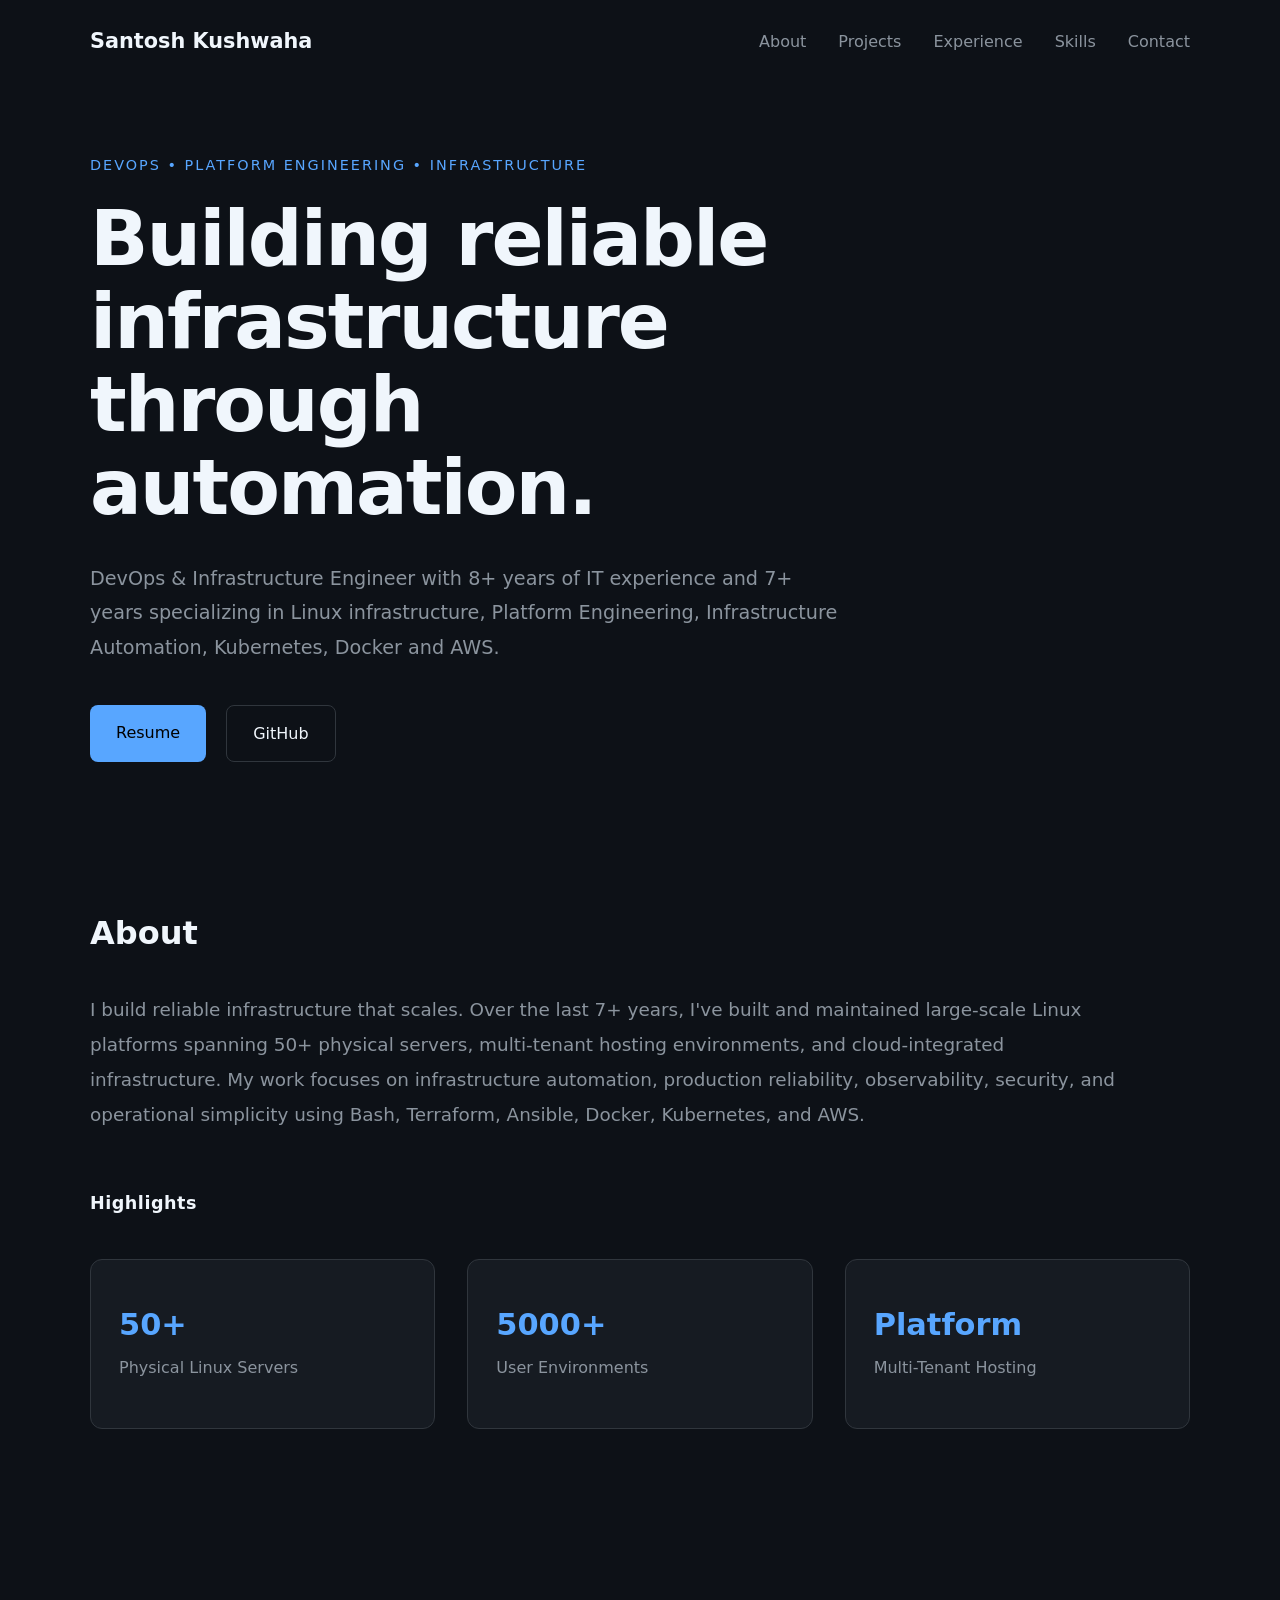
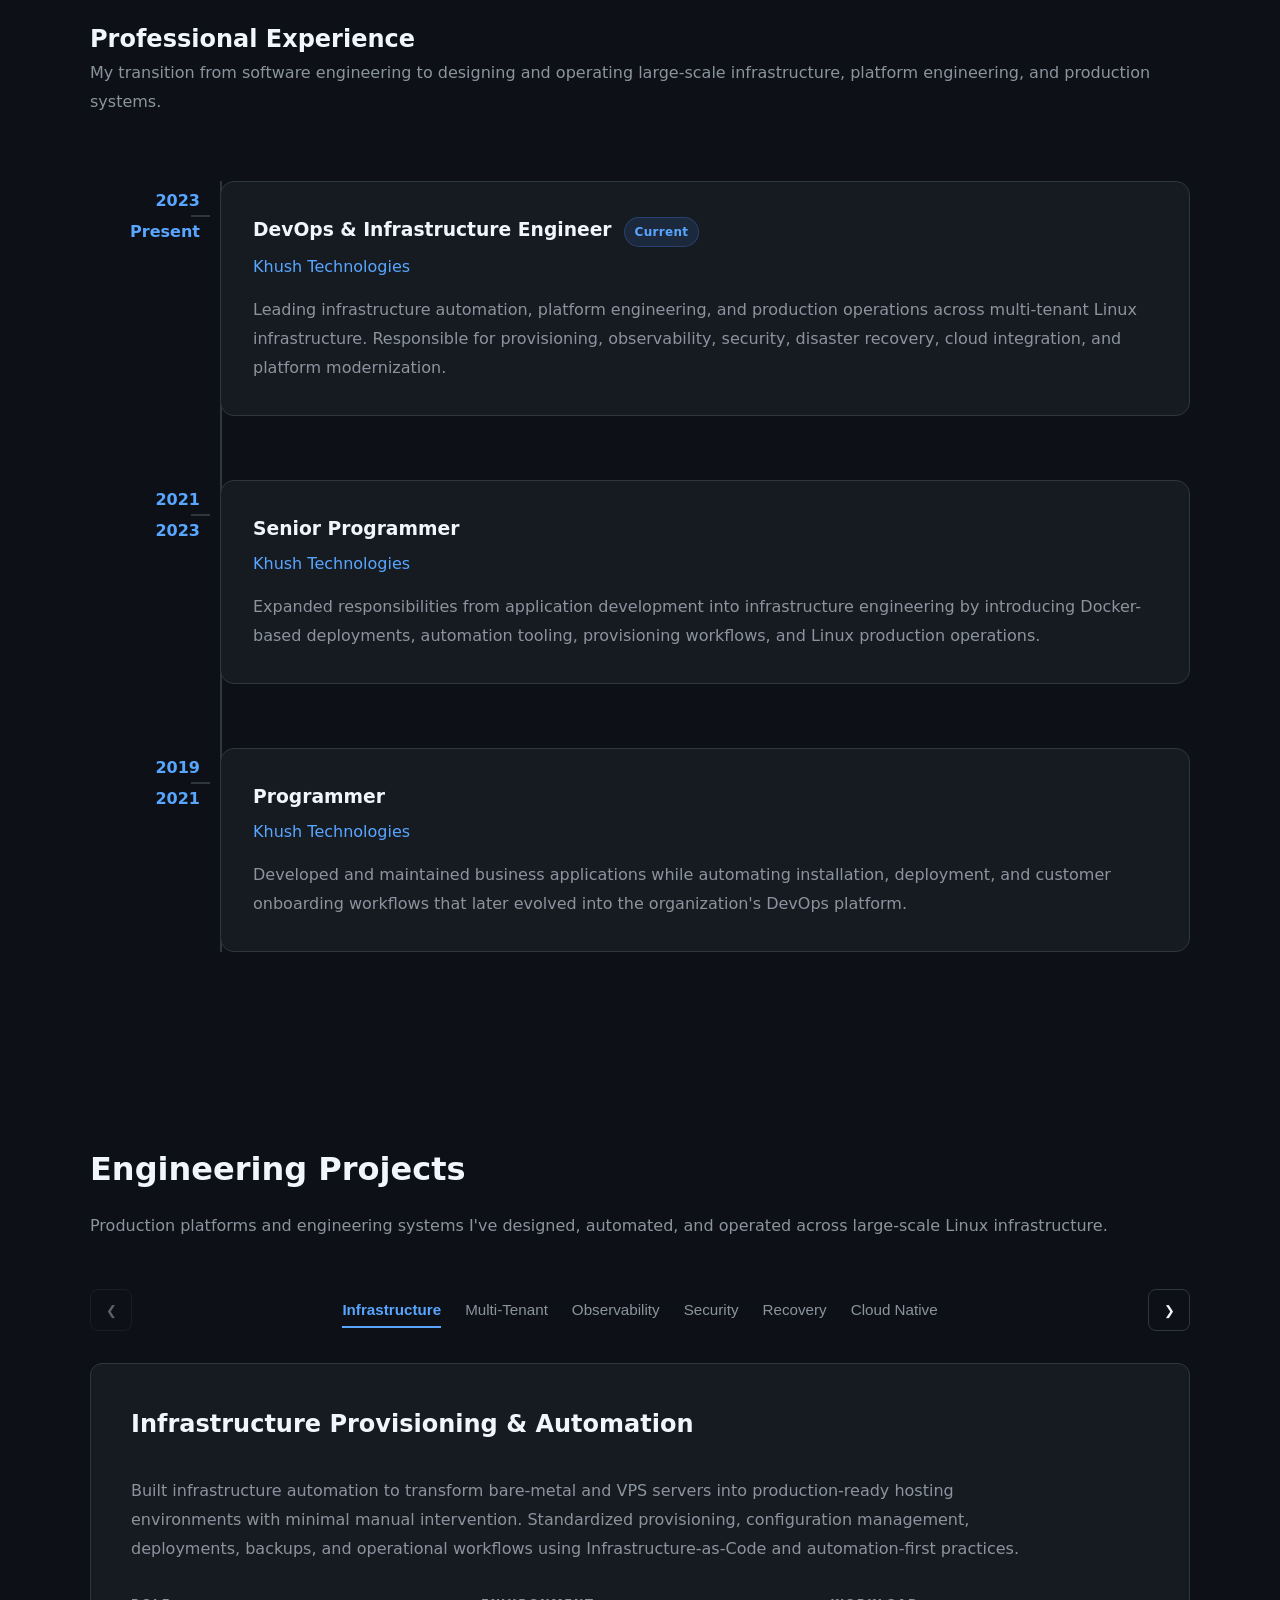
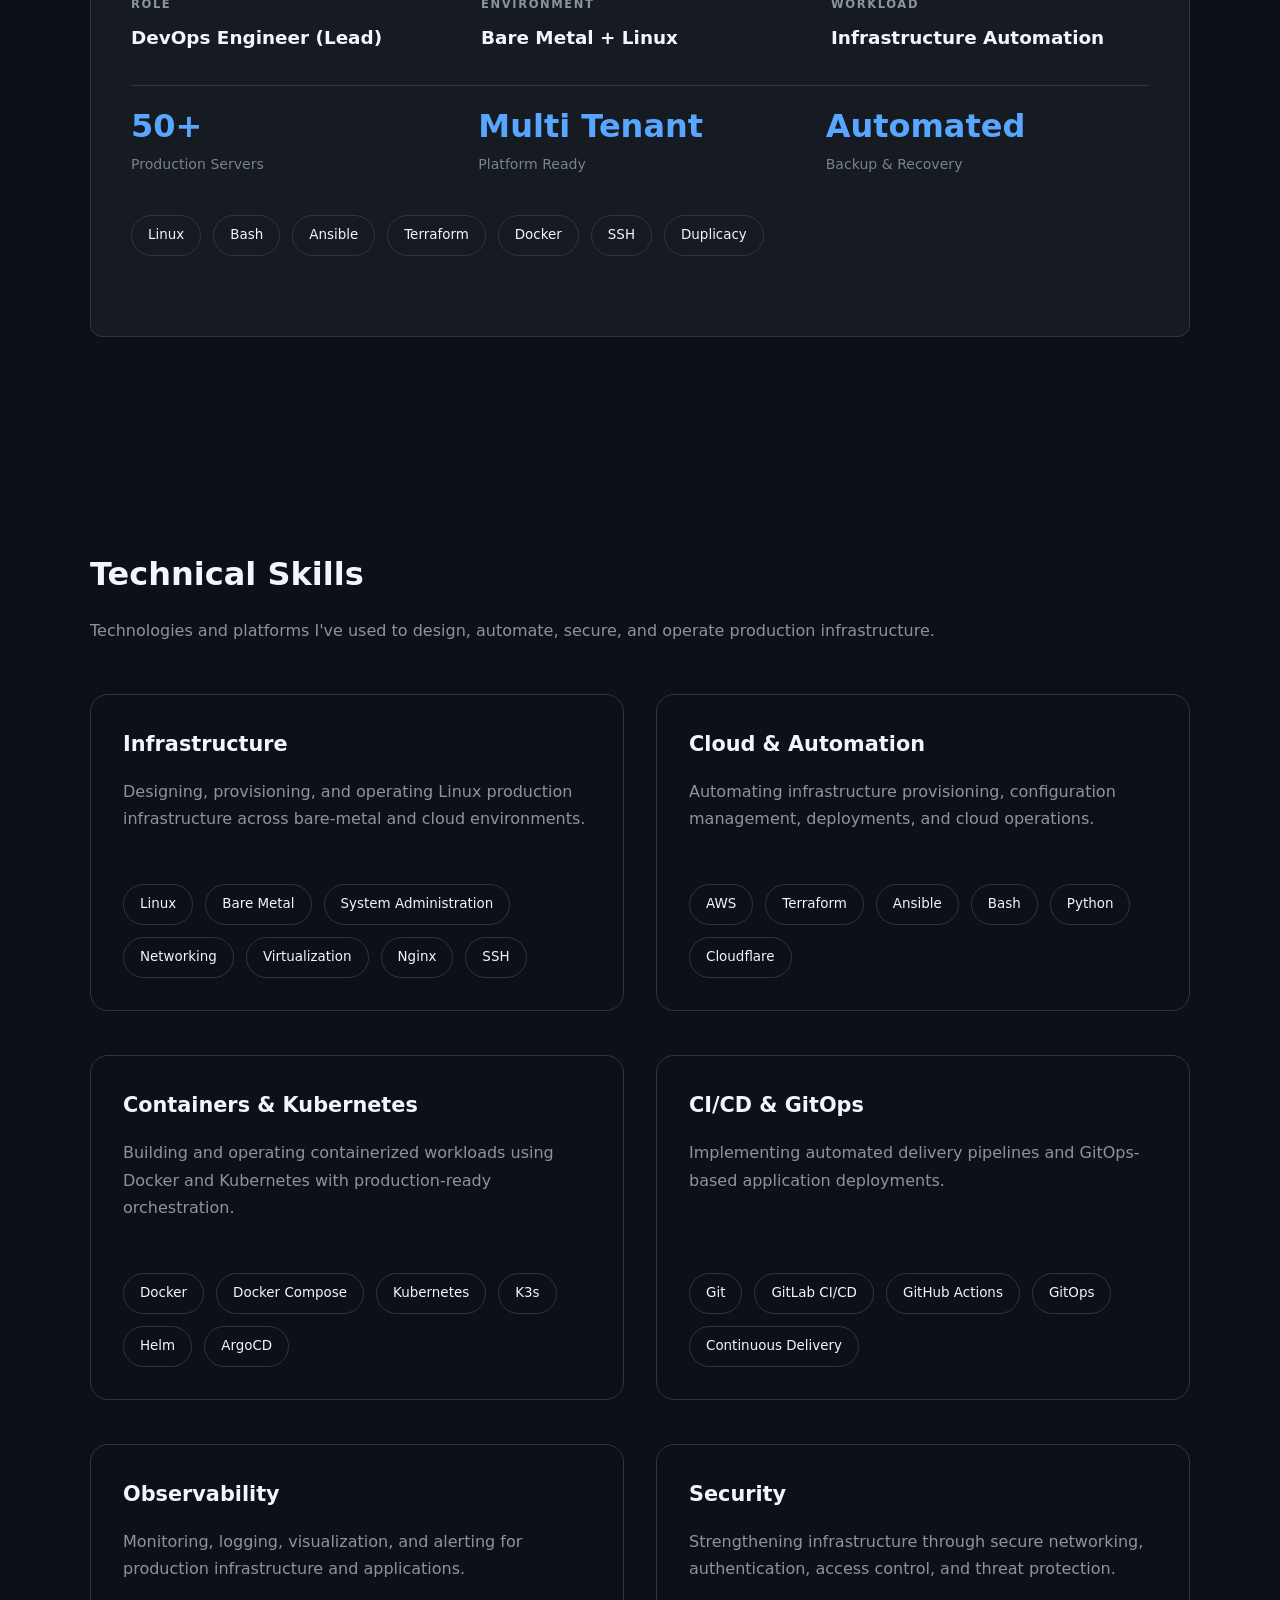
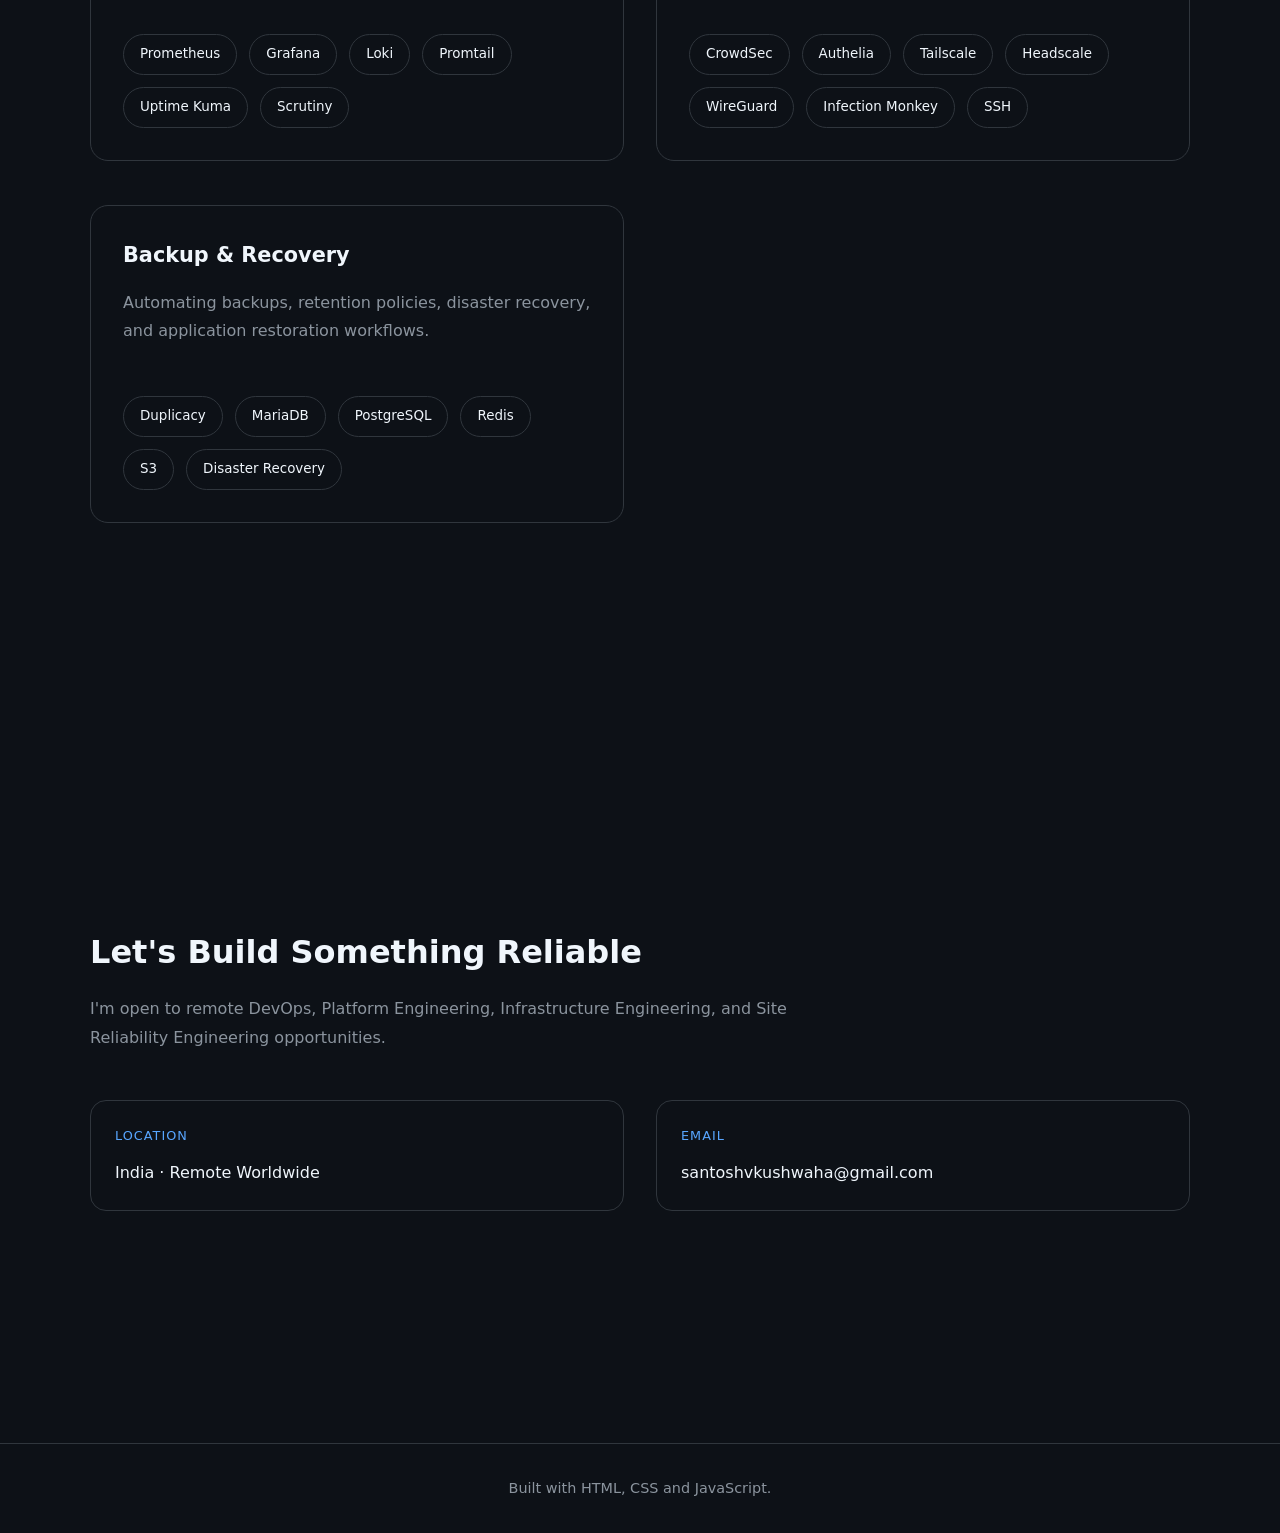
<file: index.html>
<!DOCTYPE html>
<html lang="en">

<head>
    <meta charset="UTF-8">
    <meta name="viewport" content="width=device-width, initial-scale=1.0">
    <title>Santosh Kushwaha | DevOps & Infrastructure Engineer</title>
    <meta name="author" content="Santosh Kushwaha">
    <meta property="og:locale" content="en_US">
    <meta property="og:image:alt"
      content="Santosh Kushwaha - DevOps & Infrastructure Engineer">
    <meta name="description"
          content="DevOps & Infrastructure Engineer with 8+ year of experiences in Linux Infrastructure, Platform Engineering, Automation, Kubernetes and AWS.">
    <meta name="keywords"
          content="Santosh Kushwaha, DevOps Engineer, Platform Engineer, Linux, Kubernetes, Docker, AWS, Terraform, Ansible, Infrastructure Automation">
    <meta name="robots" content="index, follow">
    <link rel="canonical" href="https://santosh-kushwaha.com/">
    <meta name="theme-color" content="#0f141c">

    <!-- Open Graph -->
    <meta property="og:type" content="website">
    <meta property="og:title" content="Santosh Kushwaha | DevOps & Infrastructure Engineer">
    <meta property="og:description"
          content="DevOps & Infrastructure Engineer with 8+ year of experiences in Linux Infrastructure, Platform Engineering, Automation, Kubernetes and AWS.">
    <meta property="og:url" content="https://santosh-kushwaha.com/">
    <meta property="og:site_name" content="Santosh Kushwaha">
    <meta property="og:image" content="https://santosh-kushwaha.com/assets/images/og-image.png">

    <meta name="twitter:card" content="summary_large_image">
    <meta name="twitter:title" content="Santosh Kushwaha | DevOps & Infrastructure Engineer">
    <meta name="twitter:description"
          content="Linux Infrastructure • Platform Engineering • Kubernetes • Docker • AWS">
    <meta name="twitter:image"
          content="https://santosh-kushwaha.com/assets/images/og-image.png">

    <link rel="icon" href="/assets/images/favicon.ico">

    <link rel="apple-touch-icon"
          href="/assets/images/apple-touch-icon.png">

    <link rel="stylesheet" href="css/style.css">
</head>

<body>

<header class="container">
    <nav>
        <div class="logo">
            Santosh Kushwaha
        </div>

        <ul class="nav-links">
            <li><a href="#about">About</a></li>
            <li><a href="#projects" id="projects-link">Projects</a></li>
            <li><a href="#experience">Experience</a></li>
            <li><a href="#skills">Skills</a></li>
            <li><a href="#contact">Contact</a></li>
        </ul>
    </nav>
</header>

<main>

<section id="hero" class="container">
  <div class="hero-grid">

    <div class="hero-content">

        <p class="eyebrow">
            DEVOPS • PLATFORM ENGINEERING • INFRASTRUCTURE
        </p>

        <h1>
          Building reliable infrastructure through automation.
        </h1>

        <p class="hero-description">
            DevOps & Infrastructure Engineer with 8+ years of IT experience and
            7+ years specializing in Linux infrastructure, Platform Engineering,
            Infrastructure Automation, Kubernetes, Docker and AWS.
        </p>

        <div class="hero-buttons">

            <a href="assets/resume/Santosh_Kushwaha_Resume.pdf"
               class="btn btn-primary"
               target="_blank">
                Resume
            </a>

            <a href="https://github.com/s-kush"
               class="btn"
               target="_blank">
                GitHub
            </a>

        </div>

    </div>
  </div> 
</section>

<section id="about" class="container">
  <h2>About</h2>

    <p class="about-text">
      I build reliable infrastructure that scales.

      Over the last 7+ years, I've built and maintained large-scale Linux
      platforms spanning 50+ physical servers, multi-tenant hosting
      environments, and cloud-integrated infrastructure.

      My work focuses on infrastructure automation, production reliability,
      observability, security, and operational simplicity using Bash,
      Terraform, Ansible, Docker, Kubernetes, and AWS.
    </p>

    <h3 class="stats-title">
      Highlights
    </h3>

    <div class="stats">

      <div class="stat">
        <h3>50+</h3>
        <p>Physical Linux Servers</p>
      </div>

      <div class="stat">
        <h3>5000+</h3>
        <p>User Environments</p>
      </div>

      <div class="stat">
        <h3>Platform</h3>
        <p>Multi-Tenant Hosting</p>
      </div>

    </div>

</section>

<section id="experience" class="container">
  <h2>Professional Experience</h2>

  <p class="section-intro">
  My transition from software engineering to designing and operating large-scale infrastructure,
  platform engineering, and production systems.
  </p>

  <div class="timeline">

    <article class="timeline-item">

      <div class="timeline-period">
        <span>2023</span>
        <span>Present</span>
      </div>

      <div class="timeline-content">

        <h3 class=timeline-title>
          DevOps & Infrastructure Engineer
          <span class="current-badge">Current</span>
        </h3>

        <h4>
          Khush Technologies
        </h4>

        <p>
        Leading infrastructure automation, platform engineering, and production operations across
        multi-tenant Linux infrastructure. Responsible for provisioning, observability,
        security, disaster recovery, cloud integration, and platform modernization.
        </p>

      </div>

    </article>

    <article class="timeline-item">

      <div class="timeline-period">
        <span>2021</span>
        <span>2023</span>
      </div>

      <div class="timeline-content">

        <h3>
          Senior Programmer
        </h3>

        <h4>
          Khush Technologies
        </h4>

        <p>
        Expanded responsibilities from application development into infrastructure engineering
        by introducing Docker-based deployments, automation tooling, provisioning workflows,
        and Linux production operations.
        </p>

      </div>

    </article>

    <article class="timeline-item">

      <div class="timeline-period">
        <span>2019</span>
        <span>2021</span>
      </div>

      <div class="timeline-content">

        <h3>
          Programmer
        </h3>

        <h4>
          Khush Technologies
        </h4>

        <p>
        Developed and maintained business applications while automating installation,
        deployment, and customer onboarding workflows that later evolved into the
        organization's DevOps platform.
        </p>

      </div>

    </article>

  </div>

</section>

<section id="projects" class="container">

    <h2>Engineering Projects</h2>

    <p class="section-intro">
    Production platforms and engineering systems I've designed, automated, and operated
    across large-scale Linux infrastructure.
    </p>

    <div class="project-navigation">
      <button id="project-prev" class="project-nav-btn">
        ❮
      </button>
      <div id="project-tabs" class="project-tabs"></div>
      <button id="project-next" class="project-nav-btn">
        ❯
      </button>
    </div>
    <div id="project-grid" class="project-grid">
    </div>

</section>

<section id="skills">
  <div class="container">
    <h2>Technical Skills</h2>
    <p class="skills-intro">
      Technologies and platforms I've used to design, automate, secure, and operate production infrastructure.
    </p>
    <div class="skills-grid" id="skills-grid">
    </div>
  </div>
</section>

<section id="certifications">

</section>

<section id="contact">
  <div class="container">

    <h2>Let's Build Something Reliable</h2>

    <p class="contact-intro">
    I'm open to remote DevOps, Platform Engineering, Infrastructure Engineering,
    and Site Reliability Engineering opportunities.
    </p>

    <div class="contact-grid">

      <div class="contact-item">
        <span class="contact-label">Location</span>
        <p>India · Remote Worldwide</p>
      </div>

      <div class="contact-item">
        <span class="contact-label">Email</span>
        <a href="mailto:santoshvkushwaha@gmail.com">
          santoshvkushwaha@gmail.com
        </a>
      </div>

    </div>

  </div>
</section>

</main>

<footer>
   <div class="container">
     <p>Built with HTML, CSS and JavaScript.</p>
    </div>
</footer>

<script src="js/projects-data.js"></script>
<script src="js/projects.js"></script>

<script src="js/skills-data.js"></script>
<script src="js/skills.js"></script>

<script src="js/script.js"></script>

</body>

</html>
</file>
<file: css/style.css>
/* ==========================
   CSS RESET
========================== */

* {
    margin: 0;
    padding: 0;
    box-sizing: border-box;
}

/* ==========================
   ROOT VARIABLES
========================== */

:root {

    --bg: #0d1117;
    --surface: #161b22;
    --border: #30363d;

    --text: #f0f6fc;
    --text-muted: #8b949e;

    --accent: #58a6ff;
    --accent-hover: #79c0ff;

    --max-width: 1100px;
}

/* ==========================
   GLOBAL
========================== */

html {
  scroll-behavior: smooth;
  scroll-padding-top:90px;
}

section{
  padding:6rem 0;
}

.btn{

    min-height:52px;

    padding:.95rem 1.8rem;

}

body {

    background: var(--bg);

    color: var(--text);

    font-family:
        Inter,
        system-ui,
        -apple-system,
        BlinkMacSystemFont,
        "Segoe UI",
        sans-serif;

    line-height: 1.7;
}

/* ==========================
   LINKS
========================== */

a {
    color: inherit;
    text-decoration: none;
}

/* ==========================
   IMAGES
========================== */

img {
    max-width: 100%;
    display: block;
    height:auto;
}

/* ==========================
   CONTAINER
========================== */

.container {

    width: min(92%, var(--max-width));
    margin-inline: auto;
    margin:auto;
}

/* ==========================
   NAVIGATION
========================== */

header {
  padding: 24px 0;
}

nav {

    display: flex;

    justify-content: space-between;

    align-items: center;

}

.logo {

    font-size: 1.3rem;

    font-weight: 700;

}

.nav-links {

    display: flex;

    list-style: none;

    gap: 2rem;

}

.nav-links a {

    color: var(--text-muted);

    transition: .25s;

}

.nav-links a:hover {

    color: var(--accent);

}

/* ==========================
   HERO
========================== */

#hero {

    padding: 70px 0 80px;

}

.hero{
    min-height:100vh;
    display:flex;
    align-items:center;
}

.hero-grid {
    display: block;
}

.hero-content {
    max-width: 760px;
}

.hero p{
    max-width:650px;
    line-height:1.8;
}

.eyebrow {

    color: var(--accent);

    letter-spacing: 2px;

    font-size: .9rem;

    margin-bottom: 20px;

}

.hero-content h1 {

    font-size: clamp(3rem, 6vw, 5rem);

    line-height: 1.08;

    max-width: 1100px;

    letter-spacing: -2px;

}

.hero-description {

    margin-top: 32px;

    color: var(--text-muted);

    max-width: 1000px;

    font-size: 1.2rem;

    line-height: 1.8;

}

.hero-buttons {

    display: flex;

    gap: 20px;

    margin-top: 40px;

}

/* ==========================
   BUTTONS
========================== */

.btn {

    padding: 14px 26px;

    border-radius: 8px;

    border: 1px solid var(--border);

    transition: .25s;

}

.btn:hover {

    border-color: var(--accent);

}

.btn-primary {

    background: var(--accent);

    color: #000;

    border: none;

}

.btn-primary:hover {

    background: var(--accent-hover);

}

/* ==========================
   ABOUT
========================== */

#about {
    padding: 120px 0;
    padding-top:4rem;
}

#about h2 {
    font-size: 2rem;
    margin-bottom: 2rem;
}

.about-text {
    max-width: 1050px;
    color: var(--text-muted);
    font-size: 1.15rem;
    line-height: 1.9;
}

.stats {

    display: grid;

    grid-template-columns: repeat(3, 1fr);

    gap: 2rem;

    margin-top: 2.5rem;

    width: 100%;

    max-width: none;

}

.stat {

    background: var(--surface);

    border: 1px solid var(--border);

    border-radius: 12px;

    padding: 1.75rem;

    min-height: 170px;

    display: flex;

    flex-direction: column;

    justify-content: center;

    width: 100%;

}

.stat h3 {

    color: var(--accent);

    font-size: 1.9rem;

    line-height: 1.2;

    margin-bottom: .75rem;

}

.stat p {

    color: var(--text-muted);

    line-height: 1.6;

}

.stats-title {

    margin-top: 3.5rem;
    margin-bottom: 1.5rem;

    color: var(--text);

    font-size: 1.1rem;

    font-weight: 600;

    letter-spacing: .5px;

}

/* ==========================
   PROJECTS
========================== */

#projects {

    padding: 120px 0;

}

#projects h2 {

    font-size: 2rem;

    margin-bottom: 1rem;

}

.section-intro {

    color: var(--text-muted);

    line-height: 1.8;

    margin-bottom: 3rem;

}

.project-grid {

  display: grid;

  gap: 2rem;

}

/* ==========================
   PROJECT CARD
========================== */

.project-card + .project-card {
  margin-top: -80px;
}

.project-card {
  position: relative;
  background: var(--surface);
  border: 1px solid var(--border);
  border-radius: 12px;
  padding: 2.5rem;
}

.project-card h3 {
  font-size: 2.5rem;
}

.project-card:nth-child(1) { z-index: 5; }
.project-card:nth-child(2) { z-index: 4; }
.project-card:nth-child(3) { z-index: 3; }
.project-card:nth-child(4) { z-index: 2; }
.project-card:nth-child(5) { z-index: 1; }

.project-card:hover {

    border-color: var(--accent);

    transform: translateY(-3px);

}

.project-header {

    display: flex;

    justify-content: space-between;

    align-items: center;

    margin-bottom: 2rem;

    gap: 1rem;

}

.project-header h3 {

    font-size: 1.5rem;

}


.project-description {

    color: var(--text-muted);

    line-height: 1.8;

    max-width: 900px;

}

.project-tags {

    display: flex;

    flex-wrap: wrap;

    gap: .75rem;

    margin: 2.5rem 0;

}


.project-highlights {
    display: grid;
    grid-template-columns: repeat(auto-fit, minmax(140px, 1fr));
    gap: 1.5rem;
    margin: 1.75rem 0;
    border-top: 1px solid var(--border);
    padding-top: 1.5rem;
}

.project-navigation{
    display:flex;
    align-items:center;
    gap:2rem;
    margin-bottom:2rem;
}

.project-tabs{
    flex:1;
    display:flex;
    justify-content:center;
    gap:1.5rem;
    flex-wrap:wrap;
}

.project-tab{
    background:none;
    border:none;
    color:var(--text-muted);
    font-size:.95rem;
    font-weight:500;
    padding:.5rem 0;
    cursor:pointer;
    border-bottom:2px solid transparent;
    transition:.2s;
}

.project-tab:hover{
    color:var(--text);
}

.project-tab.active{
    color:var(--accent);
    border-color:var(--accent);
    font-weight:600;
}

.project-nav-btn{
    width:42px;
    height:42px;
    border-radius:8px;
    border:1px solid var(--border);
    background:none;
    color:var(--text);
    cursor:pointer;
    transition:.2s;
}

.project-nav-btn:hover{
    border-color:var(--accent);
    color:var(--accent);
}

.project-nav-btn:disabled{
    opacity:.35;
    cursor:default;
}

#project-counter {

    color: var(--text-muted);

    font-size: .9rem;

}

.highlight {

    display: flex;

    flex-direction: column;

    gap:.25rem;

}

.highlight h4 {

    color: var(--accent);

    font-size: 2rem;

    line-height: 1;

    margin-bottom:.45rem;

}

.highlight span {

    color: var(--text-muted);

    font-size: .92rem;

    max-width: 180px;

    line-height: 1.5;

    opacity: .85;

}


.project-meta {
    display: grid;
    grid-template-columns: repeat(auto-fit, minmax(180px, 1fr));
    gap: 2rem;
    margin: 2rem 0;
}

.project-meta div {

    display: flex;

    flex-direction: column;

}

.project-meta-item span:first-child {
    font-size: 0.72rem;
    
    text-transform: uppercase;
    
    letter-spacing: .14em;
    
    color: var(--text-muted);
    
    font-weight: 600;
}

.project-meta-item span:last-child {
    font-size: 1.15rem;
    
    font-weight: 600;
    
    color: var(--text);
    
    margin-top: .45rem;
}

.highlight span {
    font-size: .88rem;
    
    color: var(--text-muted);
}

.tag {
    padding: .5rem 1rem;
    
    font-size: .84rem;

    border: 1px solid var(--border);
    
    border-radius: 999px;
}

#experience {
    padding: 70px 0;

    scroll-margin-top: 120px;
}

.timeline {
    position: relative;
    margin-top: 4rem;
}

.timeline::before {
    content: "";
    position: absolute;
    left: 130px;
    top: 0;
    bottom: 0;
    width: 2px;
    background: var(--border);
}

.timeline-item {
    display: grid;
    grid-template-columns: 110px 1fr;
    gap: 1.25rem;
    position: relative;
    margin-bottom: 4rem;
}

.timeline-item:last-child {
    margin-bottom: 0;
}

.timeline-period {
    color: var(--accent);
    font-weight: 600;
    text-align: right;
    padding-top: 6px;
}

.timeline-content {
    position: relative;
    background: var(--surface);
    border: 1px solid var(--border);
    border-radius: 14px;
    padding: 2rem;
    max-width: 1050px;
}

.timeline-content::before {
    content: "";

    position: absolute;

    left: -30px;
    top: 33px;

    width: 19px;
    height: 2px;

    background: var(--border);
}

.timeline-content h3 {
    margin-bottom: .35rem;
}

.timeline-content h4 {
    color: var(--accent);
    margin-bottom: 1rem;
    font-weight: 500;
}

.timeline-content p {
    color: var(--text-muted);
    line-height: 1.8;
}

.timeline-title {
    display: flex;
    align-items: baseline;
    gap: .75rem;
    margin-bottom: .35rem;
}

.timeline-period{
    display:flex;
    flex-direction:column;
    align-items:flex-end;
    gap:4px;        /* try 2–4px */
    font-weight:600;
}

.current-badge {
    display: inline-flex;
    align-items: center;
    padding: 4px 10px;
    border-radius: 999px;

    background: rgba(78, 140, 255, 0.12);
    border: 1px solid rgba(78, 140, 255, 0.25);

    color: var(--accent);
    font-size: .75rem;
    font-weight: 600;
    letter-spacing: .3px;
}

#skills {
    padding: 90px 0;
}

#skills h2 {
    font-size: 2rem;
    margin-bottom: 1rem;
}

.skills-intro {
    max-width: 900px;
    color: var(--text-muted);
    line-height: 1.8;
    margin-bottom: 3rem;
}

.skills-grid {
    display: grid;
    grid-template-columns: repeat(2, 1fr);
    gap: 2rem;
    column-gap: 2rem;
    row-gap: 2.75rem;
}

@media (max-width: 900px) {
    .skills-grid {
        grid-template-columns: 1fr;
    }
}

.skill-card {
    background: var(--card-bg);
    border: 1px solid var(--border);
    border-radius: 18px;
    padding: 2rem;
    transition: .25s;
    display: flex;
    flex-direction: column;
}

.skill-card:hover {
    border-color: var(--accent);
    transform: translateY(-2px);
    box-shadow: 0 10px 30px rgba(79, 140, 255, .08); 
}

.skill-header {
    display: flex;
    justify-content: space-between;
    align-items: center;
    margin-bottom: 1rem;
}

.skill-header h3 {
    font-size: 1.3rem;
}

.skill-header span {
    color: var(--accent);
    font-size: .9rem;
    font-weight: 600;
}

.skill-description {
    color: var(--text-muted);
    line-height: 1.7;
    margin-bottom: 1.75rem;
    flex: 1;
}

.skill-tags {
    display: flex;
    flex-wrap: wrap;
    gap: .75rem;
    margin-top: 1.5rem;
}

#contact {
    padding: 120px 0;
}

#contact h2 {
    font-size: 2rem;
    margin-bottom: 1rem;
}

.contact-intro {
    max-width: 760px;
    color: var(--text-muted);
    line-height: 1.8;
    margin-bottom: 3rem;
}

.contact-grid {
    display: grid;
    grid-template-columns: repeat(2,1fr);
    gap: 2rem;
    margin-bottom: 3rem;
}

@media (max-width:900px){

    .contact-grid{
        grid-template-columns:1fr;
    }

}

.contact-item {

    display: block;
    text-decoration: none;
    color: inherit;

    background: var(--card-bg);
    border:1px solid var(--border);
    border-radius:16px;
    padding:1.5rem;

    transition: .25s;

    cursor: pointer;

}

.contact-item:hover {
    border-color: var(--accent);
    transform: translateY(-2px);
}

.contact-item p {
    margin: 0;
}

.contact-label{

    display:block;
    color:var(--accent);
    font-size:.8rem;
    text-transform:uppercase;
    letter-spacing:.08em;
    margin-bottom:.75rem;

}

.contact-item a{

    color:var(--text);
    text-decoration:none;
    font-weight: 500;
}

.contact-item a:hover{

    color:var(--accent);

}

footer {
    padding: 2rem 0;
    border-top: 1px solid var(--border);
    margin-top: 4rem;
}

footer p {
    text-align: center;
    color: var(--text-muted);
    font-size: 0.9rem;
}

/* Desktop */
@media (min-width: 1025px) {

}

/* Tablet */
@media (max-width: 1024px) {

}

/* Mobile */
@media (max-width: 768px) {
  header {
    flex-direction:column;
    align-items:flex-start;
    gap:1.5rem;
    display: column;
  }

  header nav{
    display:flex;
    flex-direction:column;
    align-items:flex-start;
    gap:0.75rem;
  }

  .logo{
    font-size:2rem;
    font-weight:700;
  }

  nav {
    width:100%;
    flex-direction:column;
    align-items:flex-start;
    gap:2rem;
  }

  .nav-links{
    display:flex;
    flex-direction:column;
    gap:.6rem;
    width:100%;
    gap:1rem;
  }

  .nav-links a{
    text-transform:uppercase;
    letter-spacing:.08em;
    font-size:.9rem;
    display:block;
    padding:.35rem 0;
  }

  nav ul {
    flex-wrap:wrap;
    gap:1rem 1.5rem;
    display:flex;
    justify-content:flex-start;
  }

  section{
    padding:5rem 0;
  }

  section h2{

      font-size:2.2rem;

  }

  .section-intro{

      font-size:1.05rem;

  }



  .hero h1{
    font-size:clamp(2.5rem,9vw,4rem);
    line-height:1.05;
  }

  .hero{
    padding-top:4rem;
   }

   .hero p{
    font-size:1.1rem;
   }

  .hero-buttons{
    display:flex;
    flex-wrap:wrap;
    flex-direction:column;
    gap:1rem;
  }

  .hero-buttons .btn{
    width:100%;
  }

  .stats{
    grid-template-columns:repeat(2,1fr);
    gap: 1rem
  }

  .stat {
    padding: 1.5rem 1rem;
    text-align:center;
    transition:transform .2s ease,
               border-color .2s ease;
  }

  .stat:hover{
    transform:translateY(-4px);
    border-color:var(--accent);
  }

  .stat h3{
    margin-bottom:.5rem;
    font-size: 2.25rem;
  }

  .stat p{
    line-height:1.4;
  }

  .stats-title{
    margin:3rem 0 1.5rem;
    margin-top: 3.5rem;
  }

  .container{
    padding:0 1.5rem;
  }

  .project-meta {
    display: grid;
    grid-template-columns: 1fr;
    gap: 1.5rem;
  }

  .project-tags{
    margin:1.5rem 0;
    justify-content:center;
  }

  .project-stats{
    display: grid;
    grid-template-columns: repeat(2, 1fr);
    gap: 1rem;
  }

  .project-tabs{
    gap:.75rem;
  }

  .project-description{
    line-height:1.7;
  }

  .project-title{
    font-size:2rem;
    line-height:1.25;
  }

  .project-card {
    padding: 1.25rem;
    width: 100%;
    max-width: 100%;
    box-sizing: border-box;
  }

  .project-card h3{
    font-size:2rem;
  }

  .project-card + .project-card {
    margin-top: 1rem;
  }

  .project-meta{
    margin:1.5rem 0;
  }

  .project-highlights{
    grid-template-columns:1fr;
    gap:1rem;
    margin:1.5rem 0;
  }
  noreply@mail.passvault.me
  .project-highlight h3{
    font-size:1.8rem;
    margin-bottom:.35rem;
  }

  .project-grid > * {
        min-width: 0;
  }

  .project-card * {
        min-width: 0;
  }

  .project-card h3,
  .project-description,
  .project-meta span {
    overflow-wrap: break-word;
    word-break: break-word;
  }

  .project-card h3 {
    font-size: 2rem;
    line-height:1.2;
   }

   .timeline{
       display:flex;
       flex-direction:column;
       gap:2rem;
   }

   .timeline::before{
       display:none;
   }

   .timeline-item{
       width:100%;
   }

   .skills-grid{
       grid-template-columns:1fr;
       gap:1rem;
   }

   .skill-card{
       padding:1.5rem;
   }

   .contact-links{
       flex-direction:column;
       gap:1rem;
   }

   .contact-links .btn{
       width:100%;
   }

   footer{

       text-align:center;

   }




  html,
  body {
    overflow-x: hidden;
  }

}

/* Small phones */
@media (max-width: 480px) {

}
</file>
